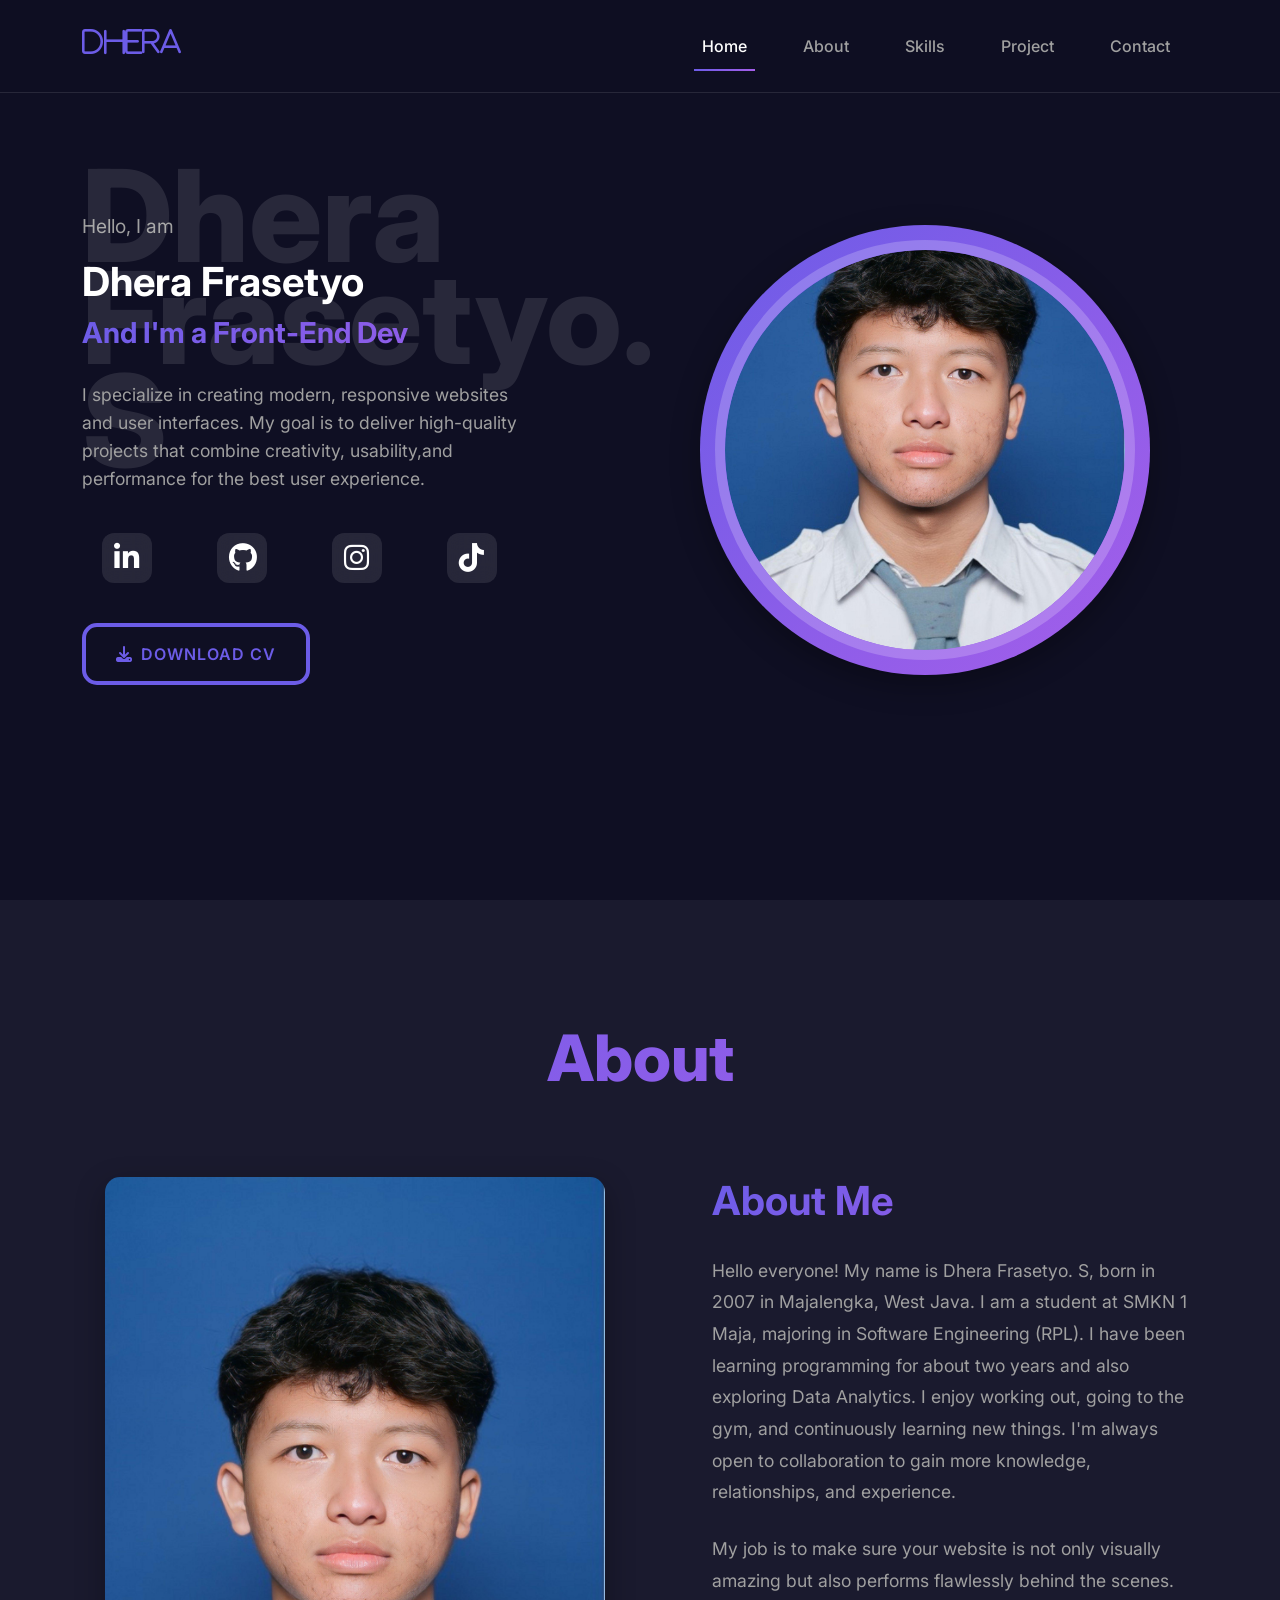
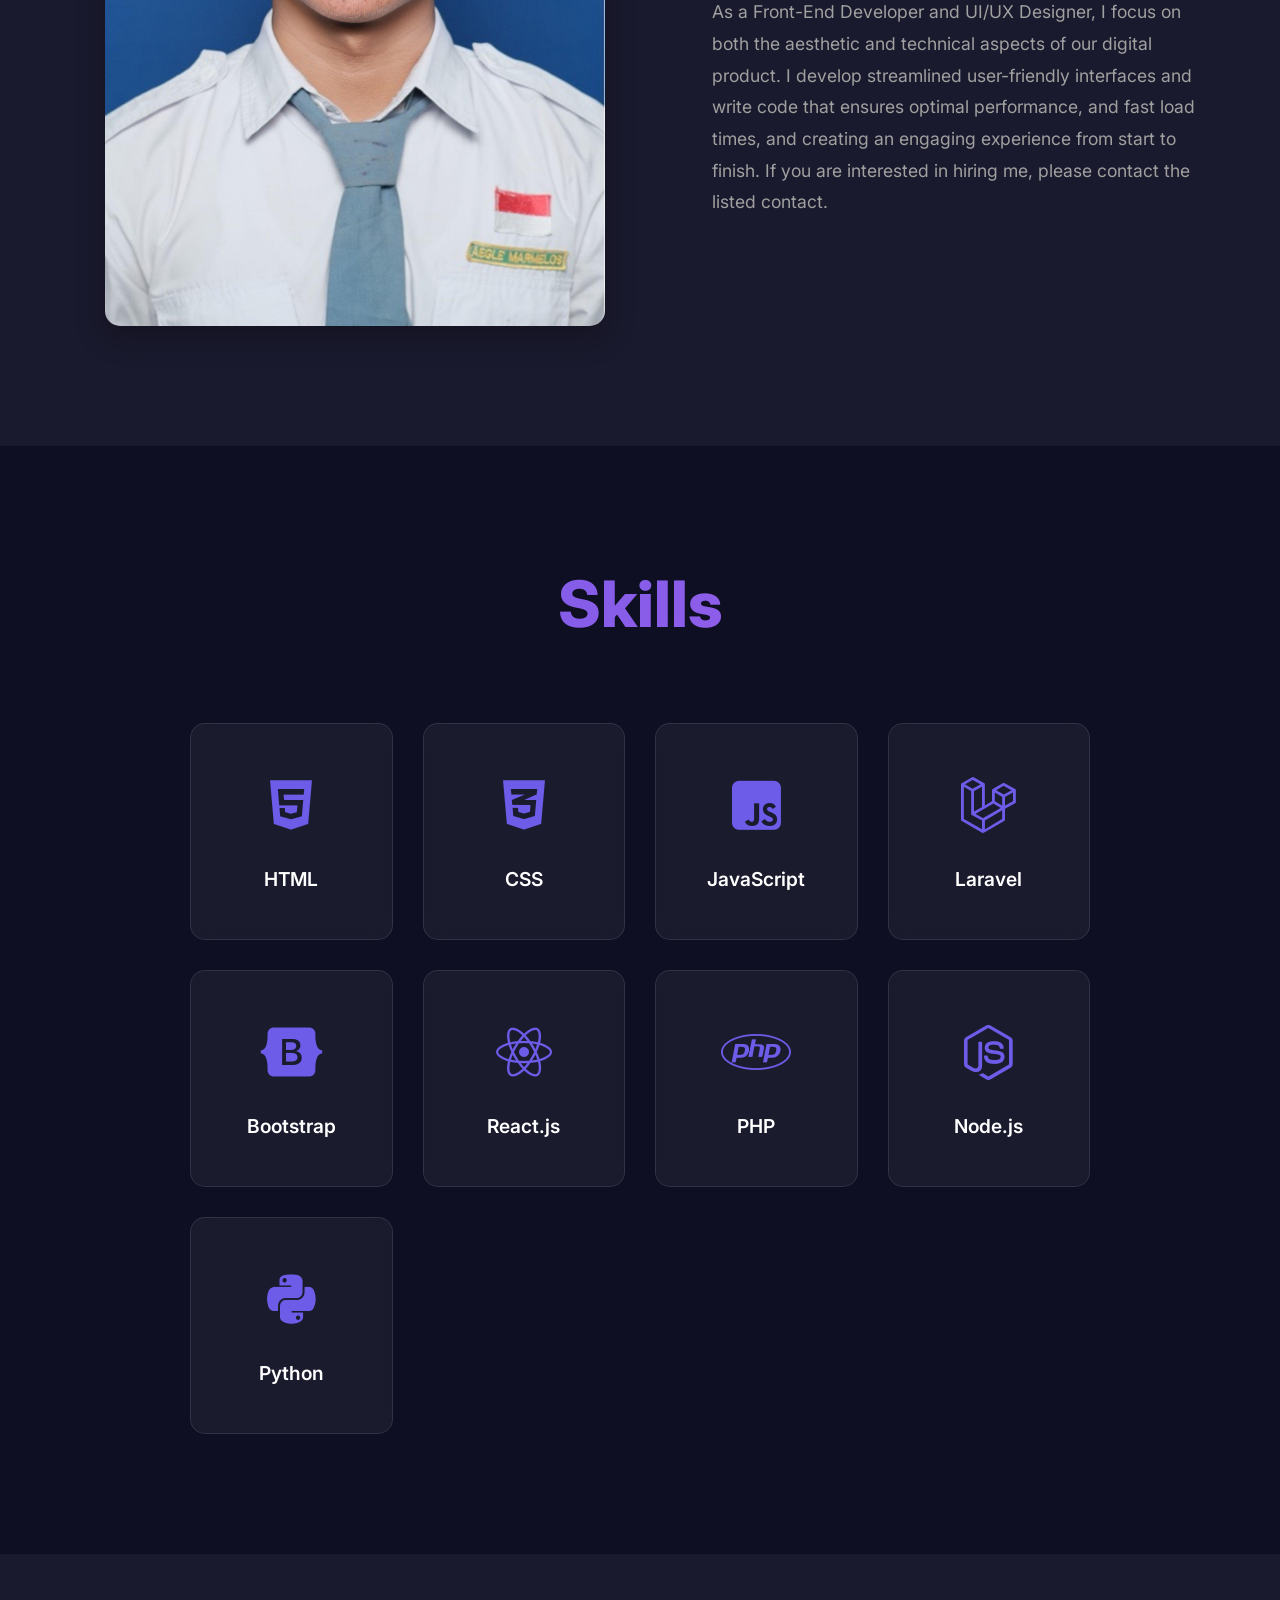
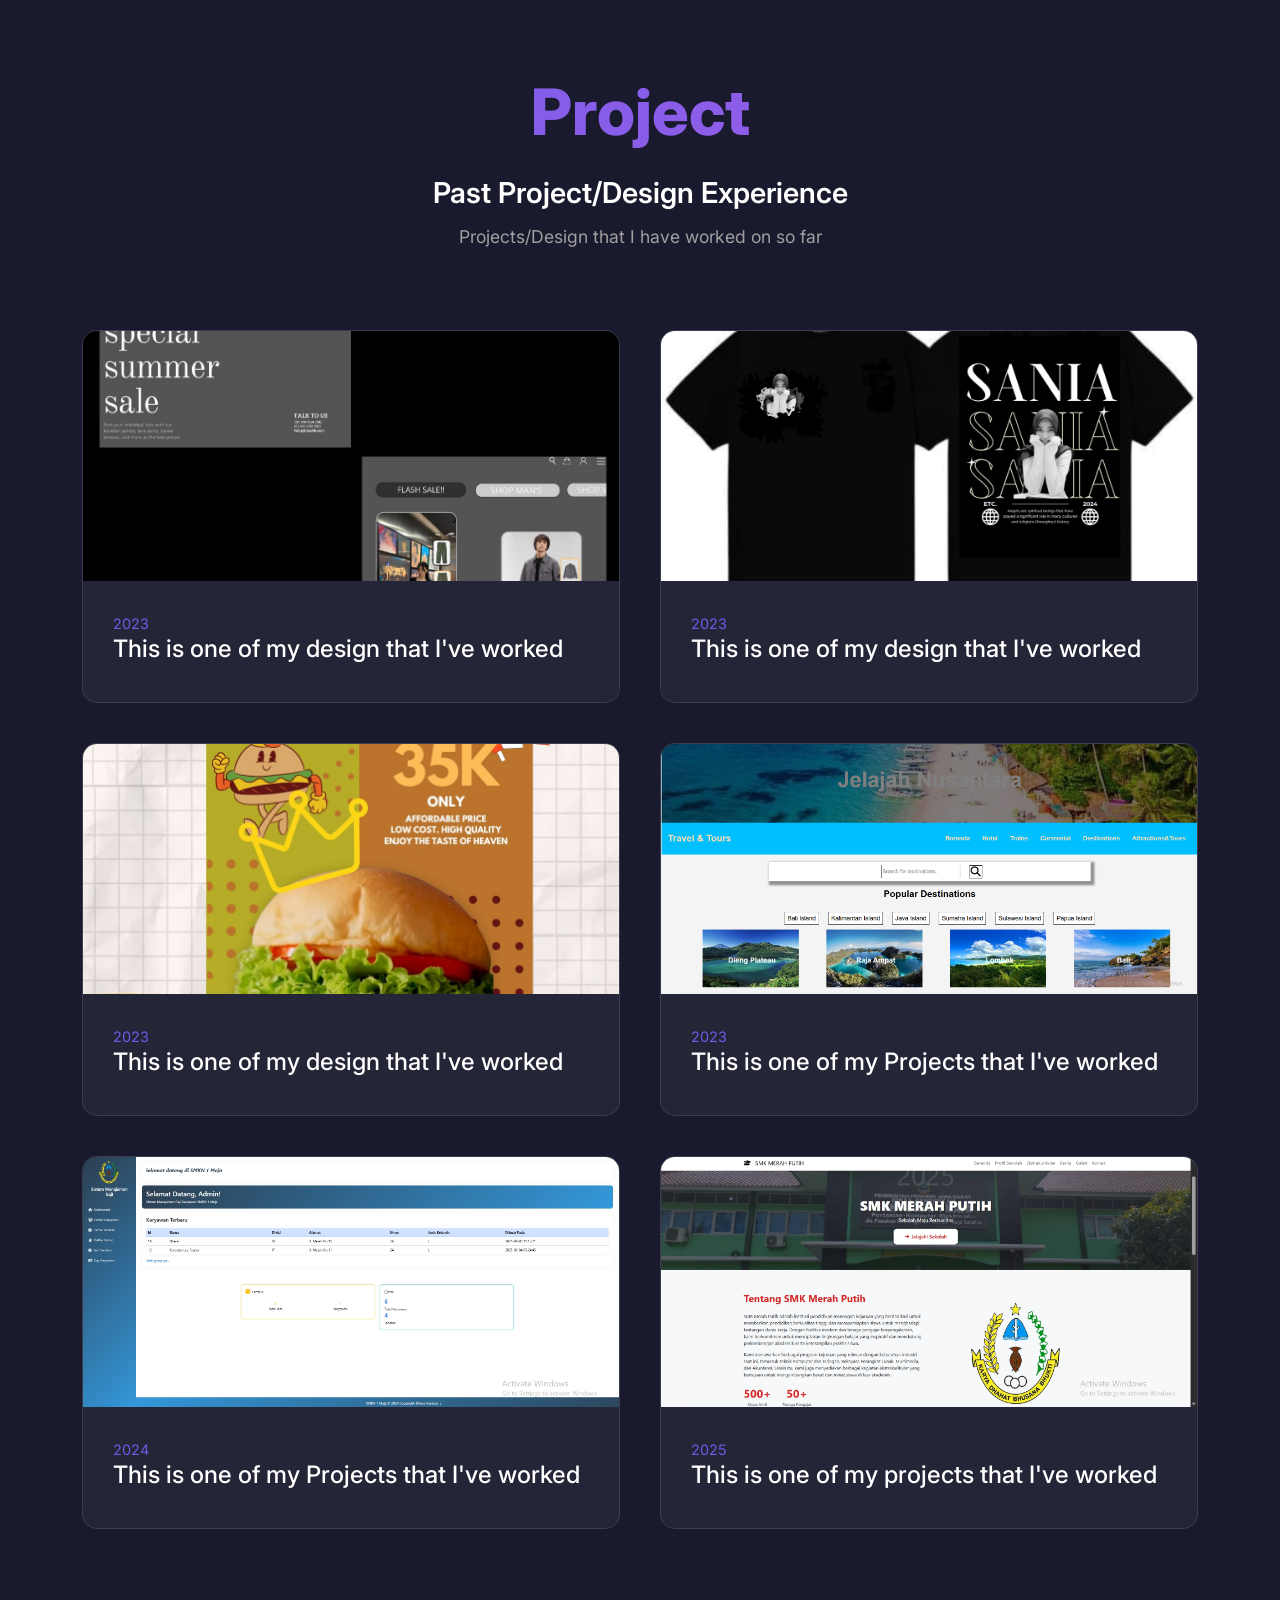
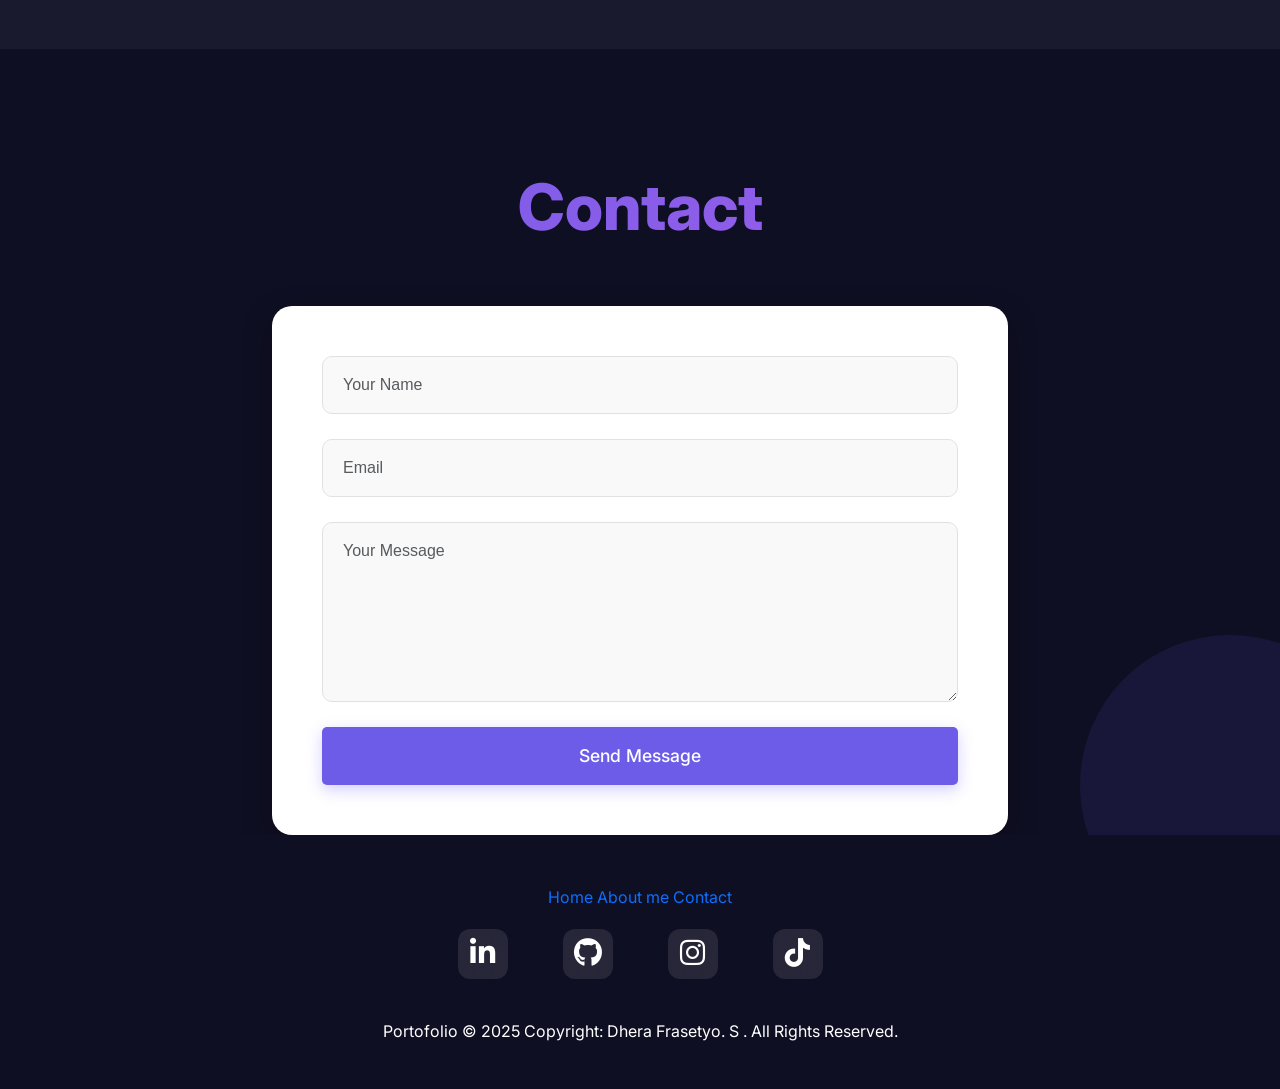
<file: portofolio/index.html>
<!DOCTYPE html>
<html lang="en">
<head>
    <meta charset="UTF-8">
    <meta name="viewport" content="width=device-width, initial-scale=1.0">
    <title>Dhera Frasetyo - Front-End Developer</title>
    <!-- Bootstrap CSS -->
    <link href="https://cdn.jsdelivr.net/npm/bootstrap@5.3.0/dist/css/bootstrap.min.css" rel="stylesheet">
    <link rel="stylesheet" href="https://cdnjs.cloudflare.com/ajax/libs/animate.css/4.1.1/animate.min.css"/>
    <!-- Font Awesome -->
    <link rel="stylesheet" href="https://cdnjs.cloudflare.com/ajax/libs/font-awesome/6.4.0/css/all.min.css">
    <!-- Google Fonts -->
    <link href="https://fonts.googleapis.com/css2?family=Inter:wght@300;400;500;600;700;800&display=swap" rel="stylesheet">
    <link rel="stylesheet" href="styles.css">
</head>
<body>
    <!-- Navigation -->
    <nav class="navbar navbar-expand-lg navbar-dark fixed-top">
        <div class="container">
            <a class="navbar-brand" href="#home">
                <i class="fas  brand-icon"><h3>Dhera</h3></i>
            </a>
            <button class="navbar-toggler" type="button" data-bs-toggle="collapse" data-bs-target="#navbarNav">
                <span class="navbar-toggler-icon"></span>
            </button>
            <div class="collapse navbar-collapse" id="navbarNav">
                <ul class="navbar-nav ms-auto">
                    <li class="nav-item">
                        <a class="nav-link active" href="#home">Home</a>
                    </li>
                    <li class="nav-item">
                        <a class="nav-link" href="#about">About</a>
                    </li>
                    <li class="nav-item">
                        <a class="nav-link" href="#skills">Skills</a>
                    </li>
                    <li class="nav-item">
                        <a class="nav-link" href="#project">Project</a>
                    </li>
                    <li class="nav-item">
                        <a class="nav-link" href="#contact">Contact</a>
                    </li>
                </ul>
            </div>
        </div>
    </nav>

    <!-- Home Section -->
    <section id="home" class="home-section">
        <div class="container">
            <div class="row align-items-center min-vh-100">
                <div class="col-lg-6 col-md-12 order-lg-1 order-md-2">
                    <div class="home-content fade-in">
                        <h6 class="greeting">Hello, I am</h6>
                        <h1 class="main-title">
                            Dhera Frasetyo. S
                        </h1>
                        <h2 class="subtitle">
                            Dhera Frasetyo<br>
                            <span class="highlight">And I'm a Front-End Dev</span>
                        </h2>
                        <p class="description">
                                I specialize in creating modern, responsive websites and user interfaces. 
                                My goal is to deliver high-quality projects that combine creativity, usability,and performance for the best user experience.</p>
                        <div class="social-links">
                            <a href="https://www.linkedin.com/in/dhera-frasetyo-s-072154378/" class="social-link"><i class="fab fa-linkedin-in" style="margin-left: 12px; margin-top: 10px;"></i></a>
                            <a href="https://github.com/Dherafr/" class="social-link"><i class="fab fa-github" style="margin-left: 12px; margin-top: 10px;"></i></a>
                            <a href="https://www.instagram.com/fraszr_/" class="social-link"><i class="fab fa-instagram" style="margin-left: 12px; margin-top: 10px;"></i></a>
                            <a href="https://www.tiktok.com/@fraszr_" class="social-link"><i class="fab fa-tiktok" style="margin-left: 12px; margin-top: 10px;"></i></a>
                        </div>
                        <a href="#" id="downloadCV" class="btn btn-cv">
                            <i class="fas fa-download me-2"></i>DOWNLOAD CV
                        </a>
                    </div>
                </div>
                <div class="col-lg-6 col-md-12 order-lg-2 order-md-1">
                    <div class="profile-container d-flex justify-content-center">
                        <div class="profile-circle">
                            <div class="profile-image">
                                <!-- Profile image placeholder - 400x400px -->
                                <img src="Dhera's Image.jpeg" alt="Dhera Profile" class="profile-img" style="width: 100%; max-width: 400px; height: auto; aspect-ratio: 1; object-fit: cover; border-radius: 50%; background: #1a1a2e;">
                            </div>
                        </div>
                    </div>
                </div>
            </div>
        </div>
    </section>

    <!-- About Section -->
    <section id="about" class="about-section">
        <div class="container">
            <div class="section-header fade-in">
                <h2 class="section-title">About</h2>
            </div>
            <div class="row">
                <div class="col-lg-6 col-md-12 order-lg-1 order-md-2">
                    <div class="about-image fade-in d-flex justify-content-center">
                        <!-- About image placeholder - 500x600px -->
                        <img src="Dhera's Image.jpeg" alt="About Image" class="about-img" style="width: 100%; max-width: 500px; height: auto; object-fit: cover; background: #1a1a2e;">
                    </div>
                </div>
                <div class="col-lg-6 col-md-12 order-lg-2 order-md-1">
                    <div class="about-content fade-in">
                        <h3 class="about-title">About Me</h3>
                        <p class="about-text">
                            Hello everyone! My name is Dhera Frasetyo. S, born in 2007 in Majalengka, West Java.
                            I am a student at SMKN 1 Maja, majoring in Software Engineering (RPL). I have been learning programming for about two years and also exploring Data Analytics.
                             I enjoy working out, going to the gym, and continuously learning new things. I'm always open to collaboration to gain more knowledge, relationships, and experience.
                        </p>
                        <p class="about-text">
                            My job is to make sure your website is not only visually amazing but also performs flawlessly behind the scenes. As a Front-End Developer and UI/UX Designer,
                             I focus on both the aesthetic and technical aspects of our digital product. I develop streamlined user-friendly interfaces and write code that ensures optimal performance,
                              and fast load times, and creating an engaging experience from start to finish. If you are interested in hiring me, please contact the listed contact.
                        </p>
                    </div>
                </div>
            </div>
        </div>
    </section>

    <!-- Skills Section -->
    <section id="skills" class="skills-section">
        <div class="container">
            <div class="section-header fade-in">
                <h2 class="section-title">Skills</h2>
            </div>
            <div class="skills-grid">
                <div class="skill-item fade-in" data-level="Expert">
                    <div class="skill-icon">
                        <i class="fab fa-html5"></i>
                    </div>
                    <h4>HTML</h4>
                    <div class="skill-tooltip">Expert</div>
                </div>
                <div class="skill-item fade-in" data-level="Expert">
                    <div class="skill-icon">
                        <i class="fab fa-css3-alt"></i>
                    </div>
                    <h4>CSS</h4>
                    <div class="skill-tooltip">Expert</div>
                </div>
                <div class="skill-item fade-in" data-level="Advanced">
                    <div class="skill-icon">
                        <i class="fab fa-js-square"></i>
                    </div>
                    <h4>JavaScript</h4>
                    <div class="skill-tooltip">Advanced</div>
                </div>
                <div class="skill-item fade-in" data-level="Intermediate">
                    <div class="skill-icon">
                        <i class="fab fa-laravel"></i>
                    </div>
                    <h4>Laravel</h4>
                    <div class="skill-tooltip">Intermediate</div>
                </div>
                <div class="skill-item fade-in" data-level="Advanced">
                    <div class="skill-icon">
                        <i class="fab fa-bootstrap"></i>
                    </div>
                    <h4>Bootstrap</h4>
                    <div class="skill-tooltip">Advanced</div>
                </div>
                <div class="skill-item fade-in" data-level="Intermediate">
                    <div class="skill-icon">
                        <i class="fab fa-react"></i>
                    </div>
                    <h4>React.js</h4>
                    <div class="skill-tooltip">Intermediate</div>
                </div>
                <div class="skill-item fade-in" data-level="Intermediate">
                    <div class="skill-icon">
                        <i class="fab fa-php"></i>
                    </div>
                    <h4>PHP</h4>
                    <div class="skill-tooltip">Intermediate</div>
                </div>
                <div class="skill-item fade-in" data-level="Beginner">
                    <div class="skill-icon">
                        <i class="fab fa-node-js"></i>
                    </div>
                    <h4>Node.js</h4>
                    <div class="skill-tooltip">Beginner</div>
                </div>
                <div class="skill-item fade-in" data-level="Beginner">
                    <div class="skill-icon">
                        <i class="fab fa-python"></i>
                    </div>
                    <h4>Python</h4>
                    <div class="skill-tooltip">Beginner</div>
                </div>
            </div>
        </div>
    </section>

    <!-- Projects Section -->
    <section id="project" class="project-section">
        <div class="container">
            <div class="section-header fade-in">
                <h2 class="section-title">Project</h2>
                <p class="section-subtitle">Past Project/Design Experience</p>
                <p class="section-description">Projects/Design that I have worked on so far</p>
            </div>
            <div class="projects-grid">
                <div class="project-card fade-in">
                    <div class="project-image">
                        <!-- Project image placeholder - 400x250px -->
                        <img src="Design1.jpeg" alt="Project 1" style="width: 100%; height: auto; max-height: 250px; object-fit: cover; background: #1a1a2e;">
                        <div class="project-overlay">
                            <i class="fas fa-external-link-alt"></i>
                        </div>
                    </div>
                    <div class="project-info">
                        <span class="project-year">2023</span>
                        <h4>This is one of my design that I've worked</h4>
                    </div>
                </div>
                <div class="project-card fade-in">
                    <div class="project-image">
                        <!-- Project image placeholder - 400x250px -->
                        <img src="Design2.jpeg" alt="Project 2" style="width: 100%; height: auto; max-height: 250px; object-fit: cover; background: #1a1a2e;">
                        <div class="project-overlay">
                            <i class="fas fa-external-link-alt"></i>
                        </div>
                    </div>
                    <div class="project-info">
                        <span class="project-year">2023</span>
                        <h4>This is one of my design that I've worked</h4>
                    </div>
                </div>
                <div class="project-card fade-in">
                    <div class="project-image">
                        <!-- Project image placeholder - 400x250px -->
                        <img src="Design3.jpeg" alt="Project 3" style="width: 100%; height: auto; max-height: 250px; object-fit: cover; background: #1a1a2e;">
                        <div class="project-overlay">
                            <i class="fas fa-external-link-alt"></i>
                        </div>
                    </div>
                    <div class="project-info">
                        <span class="project-year">2023</span>
                        <h4>This is one of my design that I've worked</h4>
                    </div>
                </div>
                <div class="project-card fade-in">
                    <div class="project-image">
                        <!-- Project image placeholder - 400x250px -->
                        <img src="Project1.png" alt="Project 1" style="width: 100%; height: auto; max-height: 250px; object-fit: cover; background: #1a1a2e;">
                        <div class="project-overlay">
                            <i class="fas fa-external-link-alt"></i>
                        </div>
                    </div>
                    <div class="project-info">
                        <span class="project-year">2023</span>
                        <h4>This is one of my Projects that I've worked</h4>
                    </div>
                </div>
                <div class="project-card fade-in">
                    <div class="project-image">
                        <!-- Project image placeholder - 400x250px -->
                        <img src="Project2.png" alt="Project 2" style="width: 100%; height: auto; max-height: 250px; object-fit: cover; background: #1a1a2e;">
                        <div class="project-overlay">
                            <i class="fas fa-external-link-alt"></i>
                        </div>
                    </div>
                    <div class="project-info">
                        <span class="project-year">2024</span>
                        <h4>This is one of my Projects that I've worked</h4>
                    </div>
                </div>
                <div class="project-card fade-in">
                    <div class="project-image">
                        <!-- Project image placeholder - 400x250px -->
                        <img src="Project3.png" alt="Project 3" style="width: 100%; height: auto; max-height: 250px; object-fit: cover; background: #1a1a2e;">
                        <div class="project-overlay">
                            <i class="fas fa-external-link-alt"></i>
                        </div>
                    </div>
                    <div class="project-info">
                        <span class="project-year">2025</span>
                        <h4>This is one of my projects that I've worked</h4>
                    </div>
                </div>
            </div>
        </div>
    </section>

    <!-- Contact Section -->
    <!-- ...existing code... -->
<section id="contact" class="contact section-padding" style="margin-top: 120px;">
    <div class="container">
        <h2 class="section-title" style="text-align: center;">Contact</h2>
        <div class="row justify-content-center" style="margin-top: 60px;">
            <div class="col-lg-8">
                <form id="contactForm" class="contact-form fade-in" method="post" action="https://formsubmit.co/d1e7435e514346ec5db02e8b417a7adf" enctype="multipart/form-data">
                    <input type="hidden" name="_captcha" value="false">
                    <div class="mb-3">
                        <input type="text" class="form-control" id="name" placeholder="Your Name" name="name" required style="border-radius: 10px;">
                    </div>
                    <div class="mb-3">
                        <input type="email" class="form-control" id="email" placeholder="Email" name="email" required style="border-radius: 10px;">
                    </div>
                    <div class="mb-3">
                        <textarea class="form-control" id="message" placeholder="Your Message" name="message" required style="border-radius: 10px;"></textarea>
                    </div>
                    <button type="submit" class="btn btn-primary w-100" style="border-radius: 5px;">Send Message</button>
                </form>
                <div id="thanksMessage" style="display:none; text-align:center; margin-top:20px; color:var(--accent-color); font-weight:bold;">
                    Terima kasih, pesan kamu sudah terkirim!
                </div>
            </div>
        </div>
    </div>
</section>
<!-- ...existing code... -->
    <!-- Footer -->
    <footer class="footer">
        <div class="container">
            <div class="footer-content">
                <div class="footer-nav">
                    <a href="#home" style="text-decoration: none;">Home</a>
                    <a href="#about" style="text-decoration: none;">About me</a>
                    <a href="#contact" style="text-decoration: none;">Contact</a>
                </div>
                <div class="footer-social social-links">
                            <a href="https://www.linkedin.com/in/dhera-frasetyo-s-072154378/" class="social-link"><i class="fab fa-linkedin-in" style="margin-top: 9px;"></i></a>
                            <a href="https://github.com/Dherafr/" class="social-link"><i class="fab fa-github" style="margin-top: 9px;"></i></a>
                            <a href="https://www.instagram.com/fraszr_/" class="social-link"><i class="fab fa-instagram" style="margin-top: 9px;"></i></a>
                            <a href="https://www.tiktok.com/@fraszr_" class="social-link"><i class="fab fa-tiktok" style="margin-top: 9px;"></i></a>
                </div>
            </div>
            <div class="footer-bottom">
                <p> Portofolio © 2025 Copyright: Dhera Frasetyo. S   . All Rights Reserved.</p>
            </div>
        </div>
    </footer>

    <!-- Scroll to Top Button -->
    <div class="scroll-to-top" id="scrollToTop">
        <i class="fas fa-arrow-up"></i>
    </div>

    <!-- Bootstrap JS -->
    <script src="https://cdn.jsdelivr.net/npm/bootstrap@5.3.0/dist/js/bootstrap.bundle.min.js"></script>
    <script src="script.js"></script>
    
    <!-- CV Download Script -->
    <script>
        document.getElementById('downloadCV').addEventListener('click', function(e) {
            e.preventDefault();
            // Ganti dengan URL Google Drive ID Anda
            window.location.href = 'https://drive.google.com/uc?export=download&id=1pzFkidHFkOP9b4hVMiVnDIvh3FCkbpok';
        });
    </script>
</body>

</html>
</file>
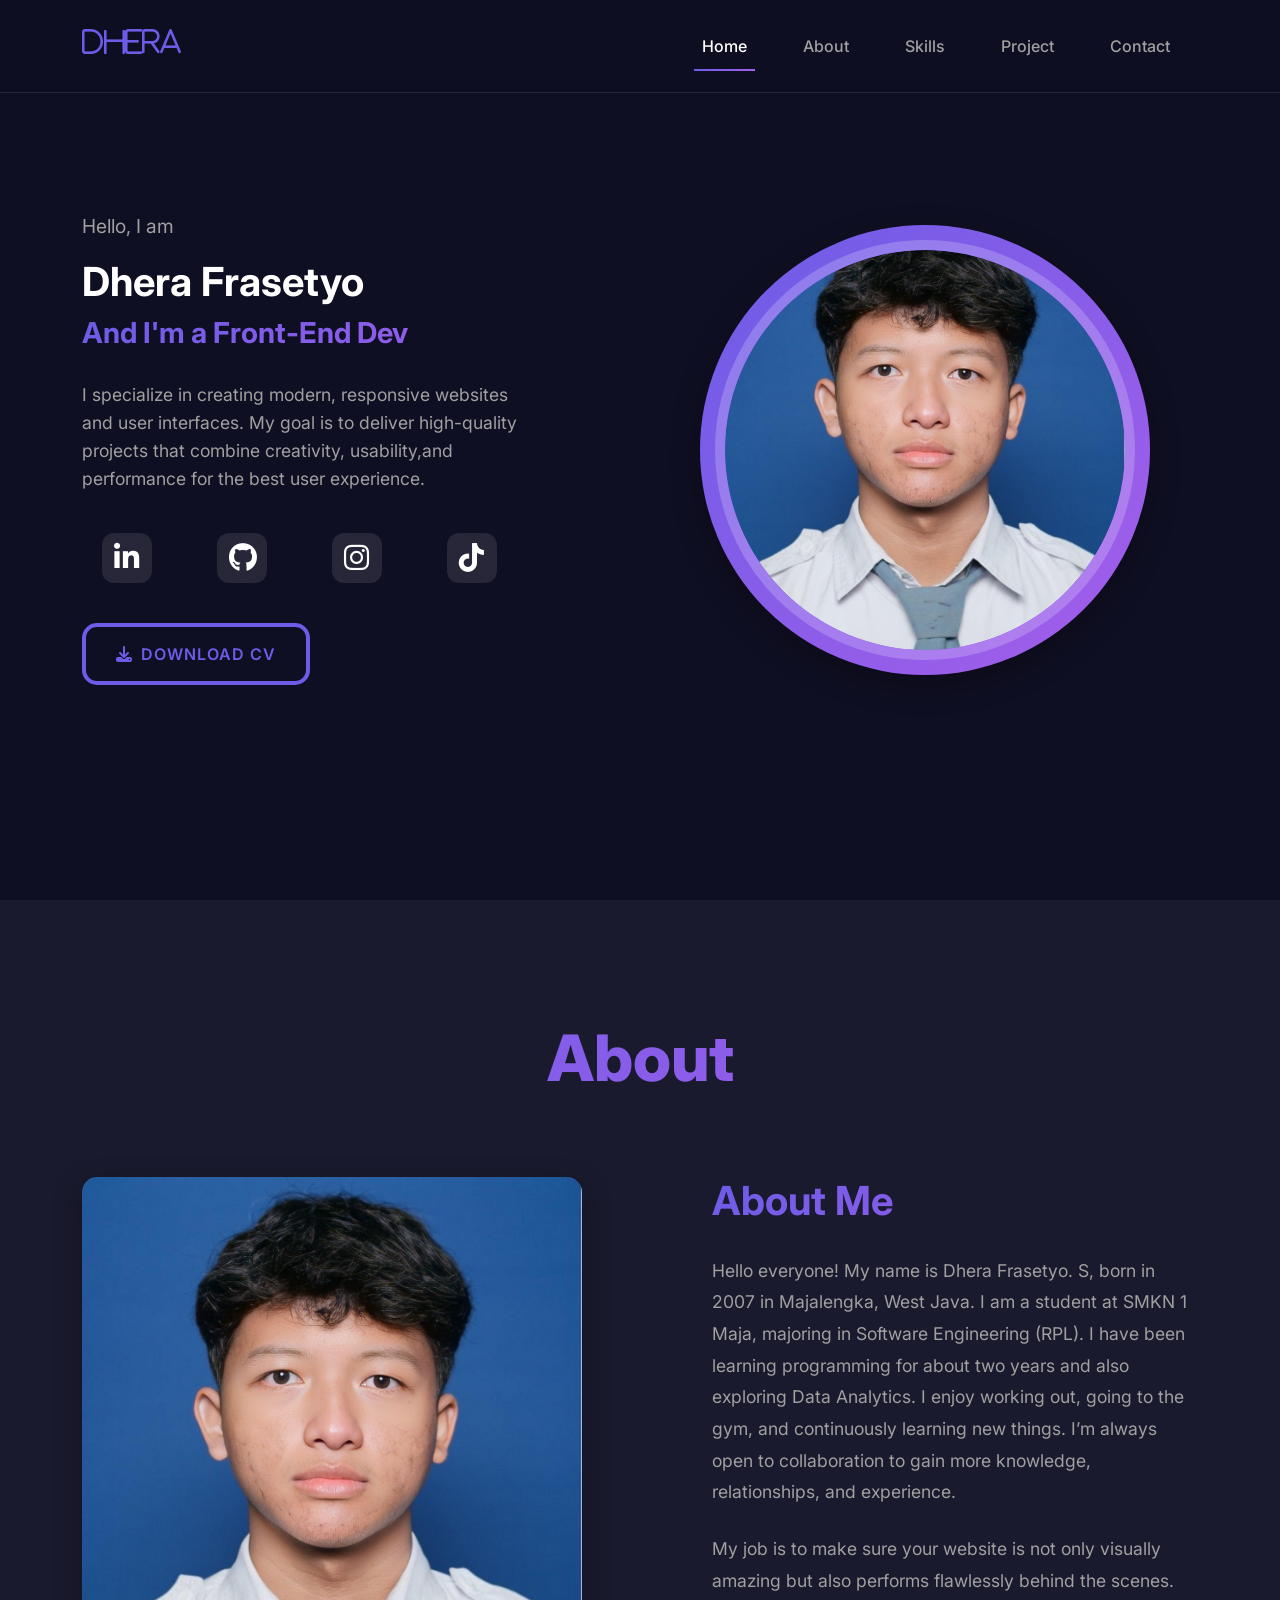
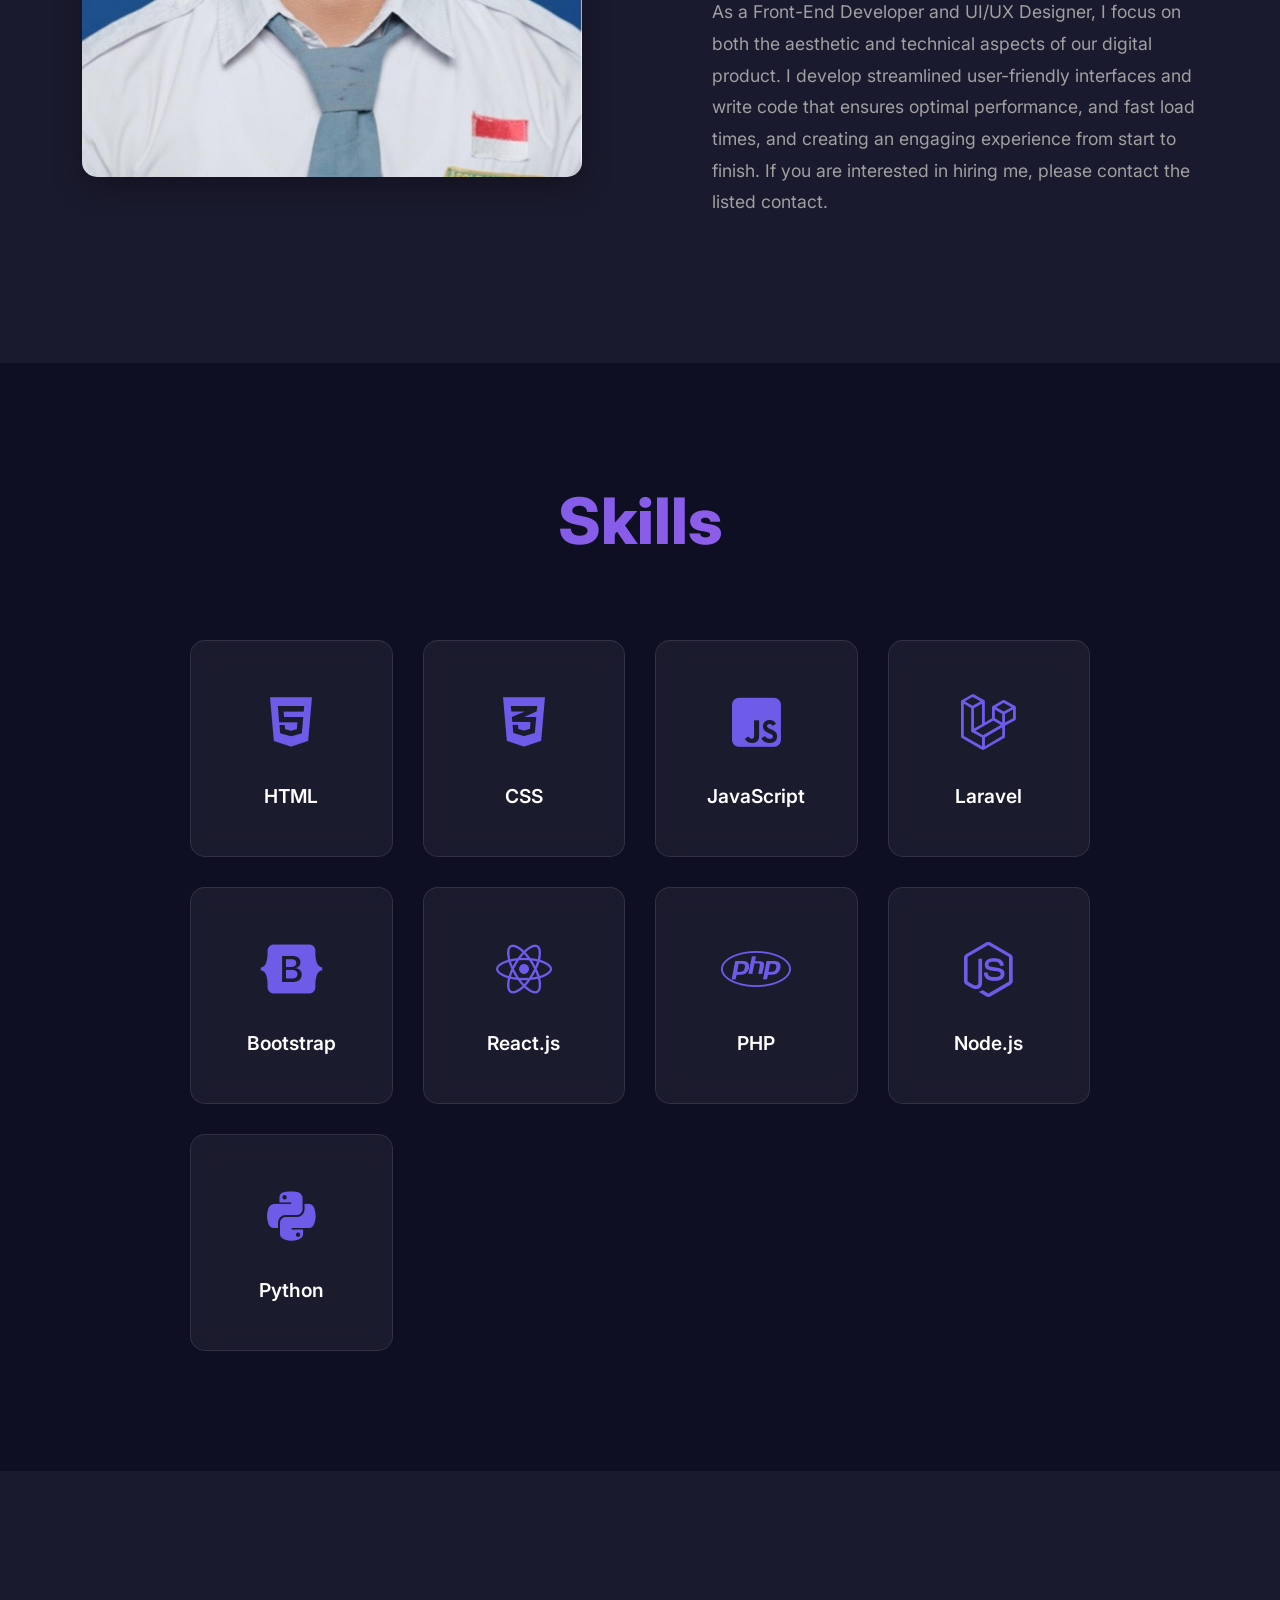
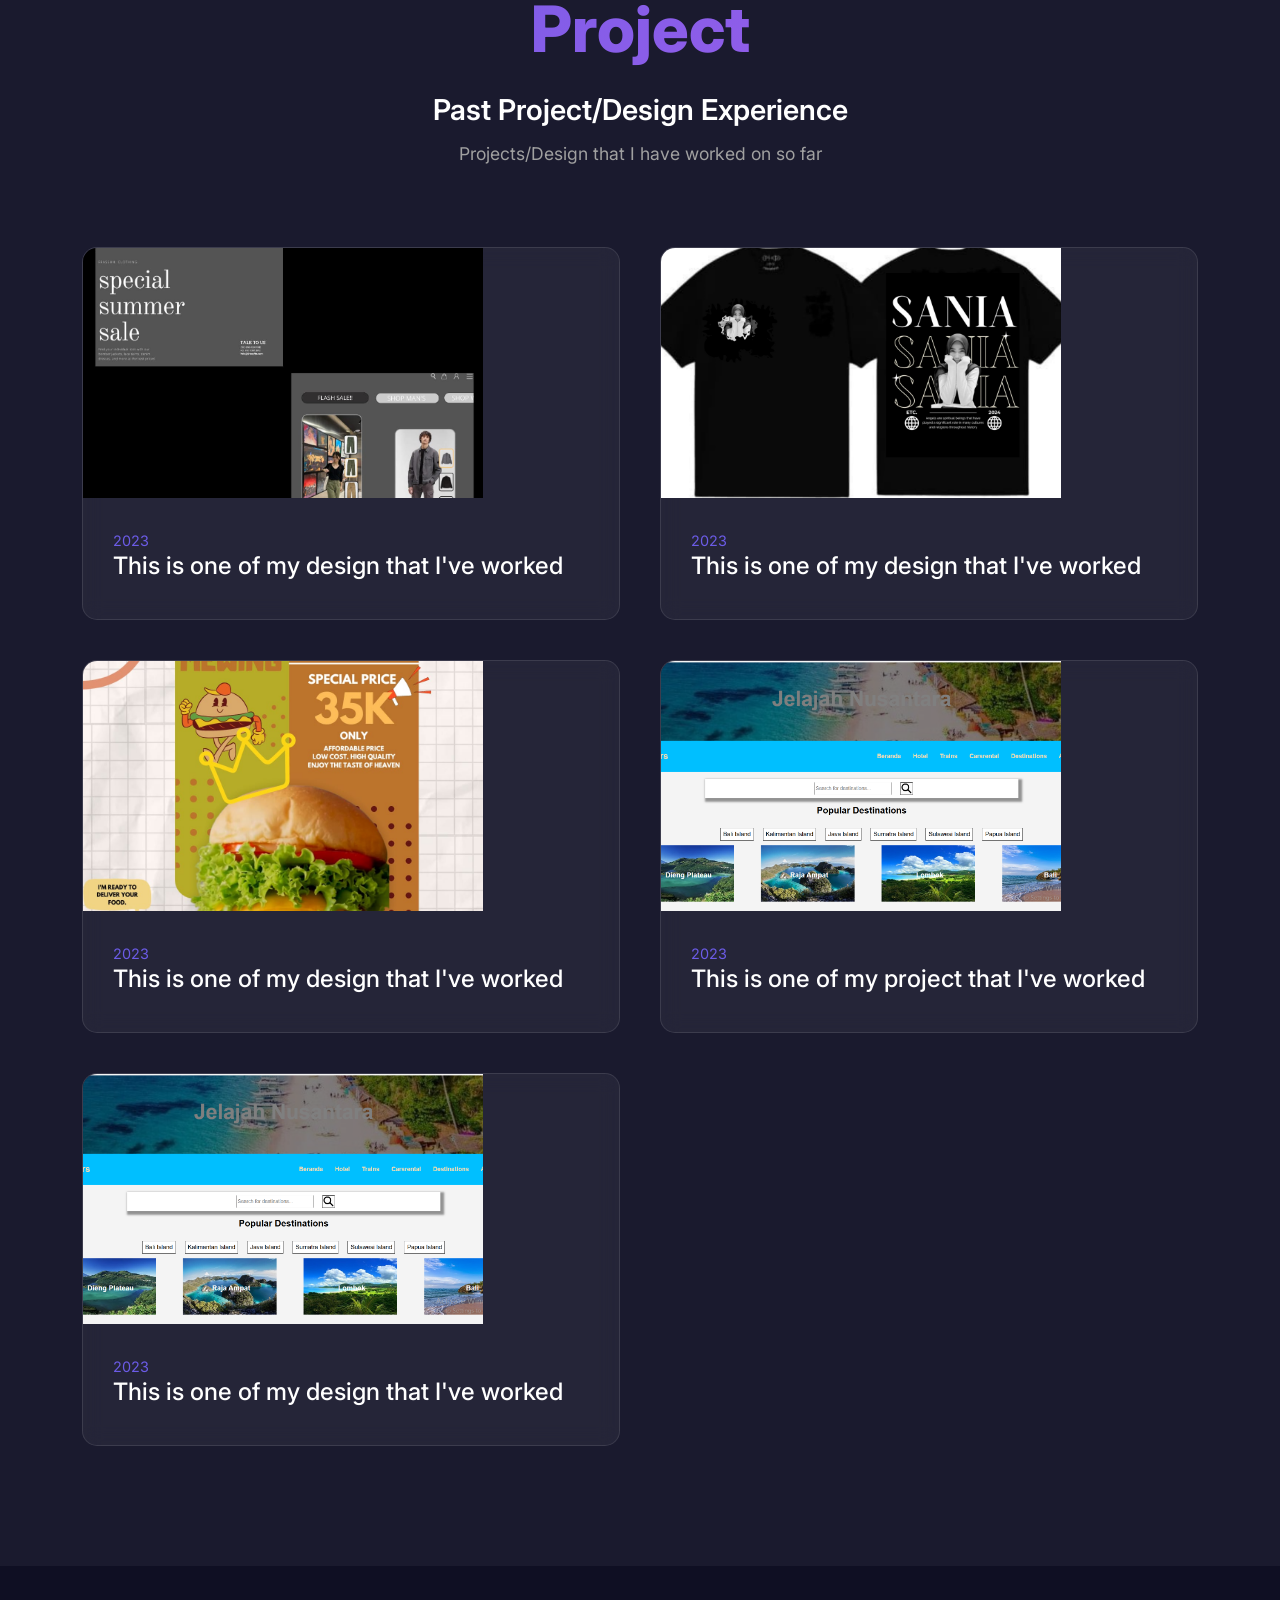
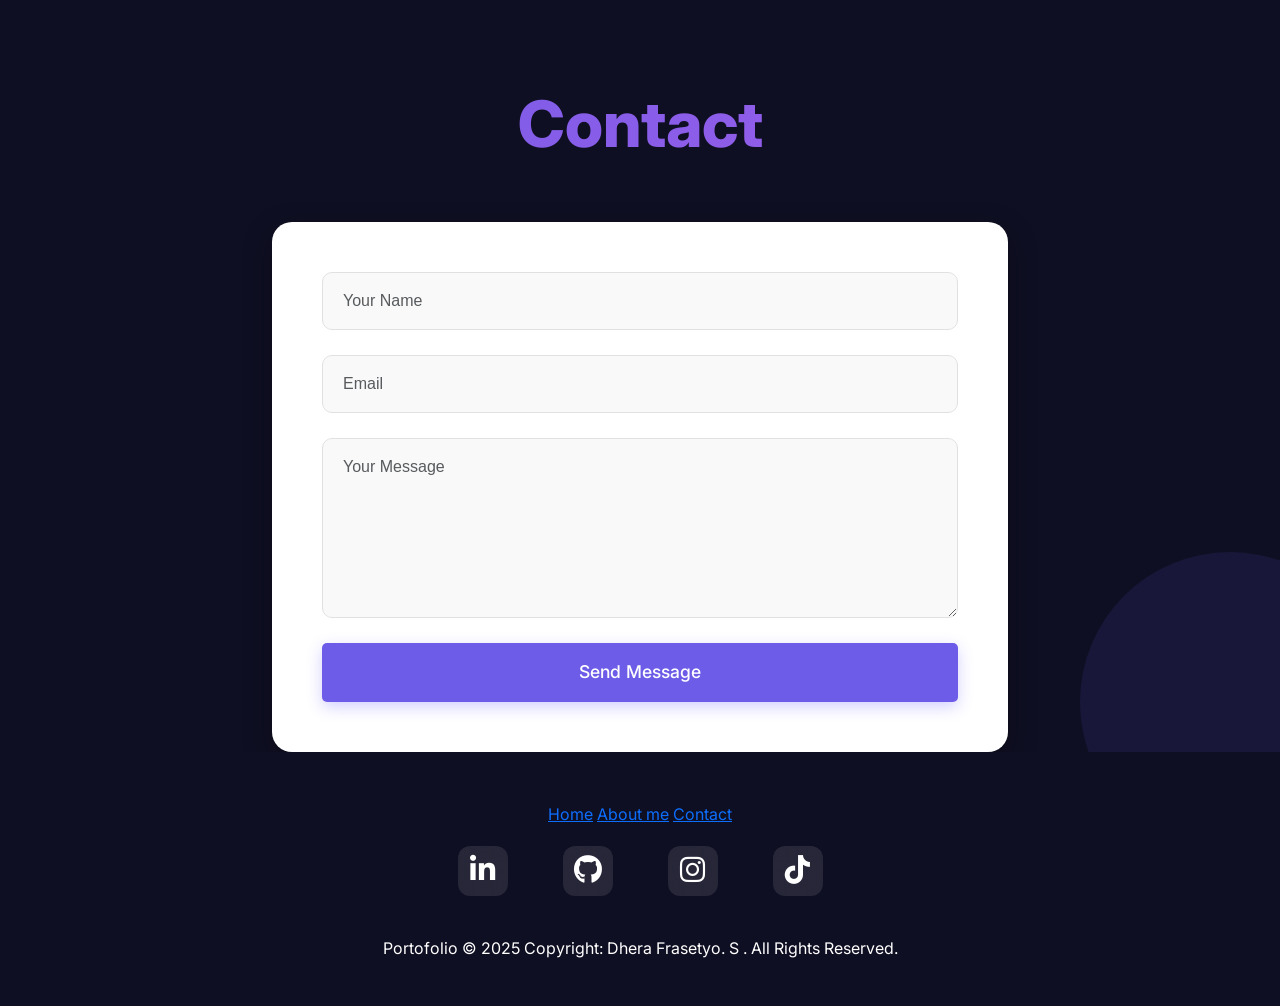
<file: portofolio/porto.html>
<!DOCTYPE html>
<html lang="en">
<head>
    <meta charset="UTF-8">
    <meta name="viewport" content="width=device-width, initial-scale=1.0">
    <title>Dhera Frasetyo - Front-End Developer</title>
    <!-- Bootstrap CSS -->
    <link href="https://cdn.jsdelivr.net/npm/bootstrap@5.3.0/dist/css/bootstrap.min.css" rel="stylesheet">
    <link rel="stylesheet" href="https://cdnjs.cloudflare.com/ajax/libs/animate.css/4.1.1/animate.min.css"/>
    <!-- Font Awesome -->
    <link rel="stylesheet" href="https://cdnjs.cloudflare.com/ajax/libs/font-awesome/6.4.0/css/all.min.css">
    <!-- Google Fonts -->
    <link href="https://fonts.googleapis.com/css2?family=Inter:wght@300;400;500;600;700;800&display=swap" rel="stylesheet">
    <link rel="stylesheet" href="styles.css">
</head>
<body>
    <!-- Navigation -->
    <nav class="navbar navbar-expand-lg navbar-dark fixed-top">
        <div class="container">
            <a class="navbar-brand" href="#home">
                <i class="fas  brand-icon"><h3>Dhera</h3></i>
            </a>
            <button class="navbar-toggler" type="button" data-bs-toggle="collapse" data-bs-target="#navbarNav">
                <span class="navbar-toggler-icon"></span>
            </button>
            <div class="collapse navbar-collapse" id="navbarNav">
                <ul class="navbar-nav ms-auto">
                    <li class="nav-item">
                        <a class="nav-link active" href="#home">Home</a>
                    </li>
                    <li class="nav-item">
                        <a class="nav-link" href="#about">About</a>
                    </li>
                    <li class="nav-item">
                        <a class="nav-link" href="#skills">Skills</a>
                    </li>
                    <li class="nav-item">
                        <a class="nav-link" href="#project">Project</a>
                    </li>
                    <li class="nav-item">
                        <a class="nav-link" href="#contact">Contact</a>
                    </li>
                </ul>
            </div>
        </div>
    </nav>

    <!-- Home Section -->
    <section id="home" class="home-section">
        <div class="container">
            <div class="row align-items-center min-vh-100">
                <div class="col-lg-6">
                    <div class="home-content fade-in">
                        <h6 class="greeting">Hello, I am</h6>
                        <h1 class="main-title">
                            
                        </h1>
                        <h2 class="subtitle">
                            Dhera Frasetyo<br>
                            <span class="highlight">And I'm a Front-End Dev</span>
                        </h2>
                        <p class="description">
                                I specialize in creating modern, responsive websites and user interfaces. 
                                My goal is to deliver high-quality projects that combine creativity, usability,and performance for the best user experience.</p>
                        <div class="social-links">
                            <a href="#" class="social-link"><i class="fab fa-linkedin-in" style="margin-left: 12px; margin-top: 10px;"></i></a>
                            <a href="#" class="social-link"><i class="fab fa-github" style="margin-left: 12px; margin-top: 10px;"></i></a>
                            <a href="#" class="social-link"><i class="fab fa-instagram" style="margin-left: 12px; margin-top: 10px;"></i></a>
                            <a href="#" class="social-link"><i class="fab fa-tiktok" style="margin-left: 12px; margin-top: 10px;"></i></a>
                        </div>
                        <button class="btn btn-cv">
                            <i class="fas fa-download me-2"></i>DOWNLOAD CV
                        </button>
                    </div>
                </div>
                <div class="col-lg-6">
                    <div class="profile-container">
                        <div class="profile-circle">
                            <div class="profile-image">
                                <!-- Profile image placeholder - 400x400px -->
                                <img src="Dhera's Image.jpeg" alt="Dhera Profile" class="profile-img" style="width: 400px; height: 400px; object-fit: cover; border-radius: 50%; background: #1a1a2e;">
                            </div>
                        </div>
                    </div>
                </div>
            </div>
        </div>
    </section>

    <!-- About Section -->
    <section id="about" class="about-section">
        <div class="container">
            <div class="section-header fade-in">
                <h2 class="section-title">About</h2>
            </div>
            <div class="row">
                <div class="col-lg-6">
                    <div class="about-image fade-in">
                        <!-- About image placeholder - 500x600px -->
                        <img src="Dhera's Image.jpeg" alt="About Image" class="about-img" style="width: 500px; height: 600px; object-fit: cover; background: #1a1a2e;">
                    </div>
                </div>
                <div class="col-lg-6">
                    <div class="about-content fade-in">
                        <h3 class="about-title">About Me</h3>
                        <p class="about-text">
                            Hello everyone! My name is Dhera Frasetyo. S, born in 2007 in Majalengka, West Java.
                            I am a student at SMKN 1 Maja, majoring in Software Engineering (RPL). I have been learning programming for about two years and also exploring Data Analytics.
                             I enjoy working out, going to the gym, and continuously learning new things. I’m always open to collaboration to gain more knowledge, relationships, and experience.
                        </p>
                        <p class="about-text">
                            My job is to make sure your website is not only visually amazing but also performs flawlessly behind the scenes. As a Front-End Developer and UI/UX Designer,
                             I focus on both the aesthetic and technical aspects of our digital product. I develop streamlined user-friendly interfaces and write code that ensures optimal performance,
                              and fast load times, and creating an engaging experience from start to finish. If you are interested in hiring me, please contact the listed contact.
                        </p>
                    </div>
                </div>
            </div>
        </div>
    </section>

    <!-- Skills Section -->
    <section id="skills" class="skills-section">
        <div class="container">
            <div class="section-header fade-in">
                <h2 class="section-title">Skills</h2>
            </div>
            <div class="skills-grid">
                <div class="skill-item fade-in" data-level="Expert">
                    <div class="skill-icon">
                        <i class="fab fa-html5"></i>
                    </div>
                    <h4>HTML</h4>
                    <div class="skill-tooltip">Expert</div>
                </div>
                <div class="skill-item fade-in" data-level="Expert">
                    <div class="skill-icon">
                        <i class="fab fa-css3-alt"></i>
                    </div>
                    <h4>CSS</h4>
                    <div class="skill-tooltip">Expert</div>
                </div>
                <div class="skill-item fade-in" data-level="Advanced">
                    <div class="skill-icon">
                        <i class="fab fa-js-square"></i>
                    </div>
                    <h4>JavaScript</h4>
                    <div class="skill-tooltip">Advanced</div>
                </div>
                <div class="skill-item fade-in" data-level="Intermediate">
                    <div class="skill-icon">
                        <i class="fab fa-laravel"></i>
                    </div>
                    <h4>Laravel</h4>
                    <div class="skill-tooltip">Intermediate</div>
                </div>
                <div class="skill-item fade-in" data-level="Advanced">
                    <div class="skill-icon">
                        <i class="fab fa-bootstrap"></i>
                    </div>
                    <h4>Bootstrap</h4>
                    <div class="skill-tooltip">Advanced</div>
                </div>
                <div class="skill-item fade-in" data-level="Intermediate">
                    <div class="skill-icon">
                        <i class="fab fa-react"></i>
                    </div>
                    <h4>React.js</h4>
                    <div class="skill-tooltip">Intermediate</div>
                </div>
                <div class="skill-item fade-in" data-level="Intermediate">
                    <div class="skill-icon">
                        <i class="fab fa-php"></i>
                    </div>
                    <h4>PHP</h4>
                    <div class="skill-tooltip">Intermediate</div>
                </div>
                <div class="skill-item fade-in" data-level="Beginner">
                    <div class="skill-icon">
                        <i class="fab fa-node-js"></i>
                    </div>
                    <h4>Node.js</h4>
                    <div class="skill-tooltip">Beginner</div>
                </div>
                <div class="skill-item fade-in" data-level="Beginner">
                    <div class="skill-icon">
                        <i class="fab fa-python"></i>
                    </div>
                    <h4>Python</h4>
                    <div class="skill-tooltip">Beginner</div>
                </div>
            </div>
        </div>
    </section>

    <!-- Projects Section -->
    <section id="project" class="project-section">
        <div class="container">
            <div class="section-header fade-in">
                <h2 class="section-title">Project</h2>
                <p class="section-subtitle">Past Project/Design Experience</p>
                <p class="section-description">Projects/Design that I have worked on so far</p>
            </div>
            <div class="projects-grid">
                <div class="project-card fade-in">
                    <div class="project-image">
                        <!-- Project image placeholder - 400x250px -->
                        <img src="Design1.jpeg" alt="Project 1" style="width: 400px; height: 250px; object-fit: cover; background: #1a1a2e;">
                        <div class="project-overlay">
                            <i class="fas fa-external-link-alt"></i>
                        </div>
                    </div>
                    <div class="project-info">
                        <span class="project-year">2023</span>
                        <h4>This is one of my design that I've worked</h4>
                    </div>
                </div>
                <div class="project-card fade-in">
                    <div class="project-image">
                        <!-- Project image placeholder - 400x250px -->
                        <img src="Design2.jpeg" alt="Project 2" style="width: 400px; height: 250px; object-fit: cover; background: #1a1a2e;">
                        <div class="project-overlay">
                            <i class="fas fa-external-link-alt"></i>
                        </div>
                    </div>
                    <div class="project-info">
                        <span class="project-year">2023</span>
                        <h4>This is one of my design that I've worked</h4>
                    </div>
                </div>
                <div class="project-card fade-in">
                    <div class="project-image">
                        <!-- Project image placeholder - 400x250px -->
                        <img src="Design3.jpeg" alt="Project 3" style="width: 400px; height: 250px; object-fit: cover; background: #1a1a2e;">
                        <div class="project-overlay">
                            <i class="fas fa-external-link-alt"></i>
                        </div>
                    </div>
                    <div class="project-info">
                        <span class="project-year">2023</span>
                        <h4>This is one of my design that I've worked</h4>
                    </div>
                </div>
                <div class="project-card fade-in">
                    <div class="project-image">
                        <!-- Project image placeholder - 400x250px -->
                        <img src="Project1.png" alt="Project 4" style="width: 400px; height: 250px; object-fit: cover; background: #1a1a2e;">
                        <div class="project-overlay">
                            <i class="fas fa-external-link-alt"></i>
                        </div>
                    </div>
                    <div class="project-info">
                        <span class="project-year">2023</span>
                        <h4>This is one of my project that I've worked</h4>
                    </div>
                </div>
                <div class="project-card fade-in">
                    <div class="project-image">
                        <!-- Project image placeholder - 400x250px -->
                        <img src="Project1.png" alt="Project 5" style="width: 400px; height: 250px; object-fit: cover; background: #1a1a2e;">
                        <div class="project-overlay">
                            <i class="fas fa-external-link-alt"></i>
                        </div>
                    </div>
                    <div class="project-info">
                        <span class="project-year">2023</span>
                        <h4>This is one of my design that I've worked</h4>
                    </div>
                </div>
            </div>
        </div>
    </section>

    <!-- Contact Section -->
    <!-- ...existing code... -->
<section id="contact" class="contact section-padding" style="margin-top: 120px;">
    <div class="container">
        <h2 class="section-title" style="text-align: center;">Contact</h2>
        <div class="row justify-content-center" style="margin-top: 60px;">
            <div class="col-lg-8">
                <form id="contactForm" class="contact-form fade-in" method="post" action="https://formsubmit.co/d1e7435e514346ec5db02e8b417a7adf" enctype="multipart/form-data">
                    <input type="hidden" name="_captcha" value="false">
                    <div class="mb-3">
                        <input type="text" class="form-control" id="name" placeholder="Your Name" name="name" required style="border-radius: 10px;">
                    </div>
                    <div class="mb-3">
                        <input type="email" class="form-control" id="email" placeholder="Email" name="email" required style="border-radius: 10px;">
                    </div>
                    <div class="mb-3">
                        <textarea class="form-control" id="message" placeholder="Your Message" name="message" required style="border-radius: 10px;"></textarea>
                    </div>
                    <button type="submit" class="btn btn-primary w-100" style="border-radius: 5px;">Send Message</button>
                </form>
                <div id="thanksMessage" style="display:none; text-align:center; margin-top:20px; color:var(--accent-color); font-weight:bold;">
                    Terima kasih, pesan kamu sudah terkirim!
                </div>
            </div>
        </div>
    </div>
</section>
<!-- ...existing code... -->
    <!-- Footer -->
    <footer class="footer">
        <div class="container">
            <div class="footer-content">
                <div class="footer-nav">
                    <a href="#home">Home</a>
                    <a href="#about">About me</a>
                    <a href="#contact">Contact</a>
                </div>
                <div class="footer-social social-links">
                            <a href="#" class="social-link"><i class="fab fa-linkedin-in" style="margin-top: 9px;"></i></a>
                            <a href="#" class="social-link"><i class="fab fa-github" style="margin-top: 9px;"></i></a>
                            <a href="#" class="social-link"><i class="fab fa-instagram" style="margin-top: 9px;"></i></a>
                            <a href="#" class="social-link"><i class="fab fa-tiktok" style="margin-top: 9px;"></i></a>
                </div>
            </div>
            <div class="footer-bottom">
                <p> Portofolio © 2025 Copyright: Dhera Frasetyo. S   . All Rights Reserved.</p>
            </div>
        </div>
    </footer>

    <!-- Scroll to Top Button -->
    <div class="scroll-to-top" id="scrollToTop">
        <i class="fas fa-arrow-up"></i>
    </div>

    <!-- Bootstrap JS -->
    <script src="https://cdn.jsdelivr.net/npm/bootstrap@5.3.0/dist/js/bootstrap.bundle.min.js"></script>
    <script src="script.js"></script>
</body>
</html>
</file>
<file: portofolio/styles.css>
/* CSS Variables */
:root {
    --primary-bg: #0f0f23;
    --secondary-bg: #1a1a2e;
    --accent-color: #6c5ce7;
    --accent-hover: #5a4fcf;
    --text-primary: #ffffff;
    --text-secondary: #a0a0a0;
    --text-muted: #666666;
    --gradient: linear-gradient(135deg, #6c5ce7, #a55eea);
    --border-radius: 15px;
    --transition: all 0.3s cubic-bezier(0.4, 0, 0.2, 1);
    --shadow: 0 10px 30px rgba(0, 0, 0, 0.3);
}

/* Reset and Base Styles */
* {
    margin: 0;
    padding: 0;
    box-sizing: border-box;
}

body {
    font-family: 'Inter', sans-serif;
    background: var(--primary-bg);
    color: var(--text-primary);
    overflow-x: hidden;
    scroll-behavior: smooth;
}
/* Scroll to Top Button */
        .scroll-to-top {
            position: fixed;
            bottom: 30px;
            right: 30px;
            width: 50px;
            height: 50px;
            border-radius: 50%;
            background-color: var(--accent-color);
            color: var(--light);
            display: flex;
            align-items: center;
            justify-content: center;
            font-size: 1.2rem;
            box-shadow: rgb(150, 150, 150);
            cursor: pointer;
            transition: var(--transition);
            opacity: 0;
            visibility: hidden;
            z-index: 999;
        }
        
        .scroll-to-top.active {
            opacity: 1;
            visibility: visible;
        }
        
        .scroll-to-top:hover {
            background-color: var(--primary-dark);
            transform: translateY(-5px);
        }
        .scroll-to-top {
                bottom: 20px;
                right: 20px;
                width: 40px;
                height: 40px;
                font-size: 1rem;
            }
        

        /* Custom Scrollbar */
        ::-webkit-scrollbar {
            width: 8px;
        }

        ::-webkit-scrollbar-track {
            background: var(--primary-bg);
        }

        ::-webkit-scrollbar-thumb {
            background: var(--accent-color);
            border-radius: 4px;
        }

        ::-webkit-scrollbar-thumb:hover {
            background: var(--accent-hover);
        }

        /* Navigation */
        .navbar {
            background: rgba(15, 15, 35, 0.95);
            backdrop-filter: blur(10px);
            padding: 20px 0;
            transition: var(--transition);
            border-bottom: 1px solid rgba(255, 255, 255, 0.1);
        }

        .navbar.scrolled {
            padding: 15px 0;
            box-shadow: 0 2px 20px rgba(0, 0, 0, 0.3);
        }

        .brand-icon {
            font-size: 2rem;
            color: var(--accent-color);
            transition: var(--transition);
        }

        .brand-icon:hover {
            transform: perspective(500px) scale(1.1);
            color: var(--accent-hover);
        }

        .nav-link {
            color: var(--text-secondary);
            font-weight: 500;
            margin: 0 20px;
            position: relative;
            transition: var(--transition);
            text-decoration: none;
        }

        .nav-link:hover,
        .nav-link.active {
            color: var(--text-primary);
        }

        .nav-link::after {
            content: '';
            position: absolute;
            bottom: -5px;
            left: 0;
            width: 0;
            height: 2px;
            background: var(--gradient);
            transition: var(--transition);
        }

        .nav-link:hover::after,
        .nav-link.active::after {
            width: 100%;
        }
      
        .fade-in {
            opacity: 0;
            transform: translateY(40px);
            transition: opacity 0.7s cubic-bezier(0.4,0,0.2,1), transform 0.7s cubic-bezier(0.4,0,0.2,1);
        }

        .fade-in.visible {
            opacity: 1;
            transform: translateY(0);
        }


        /* Home Section */
        .home-section {
            min-height: 100vh;
            background: var(--primary-bg);
            position: relative;
            display: flex;
            align-items: center;
        }

        .home-content {
            padding: 100px 0;
        }

        .greeting {
            color: var(--text-secondary);
            font-size: 1.2rem;
            margin-bottom: 10px;
            font-weight: 400;
        }

        .main-title {
            font-size: 8rem;
            font-weight: 800;
            margin: 0;
            line-height: 0.8;
            opacity: 0.1;
            position: absolute;
            top: 50px;
            left: 0;
            z-index: 0;
            color: var(--text-primary);
        }

        .dhera-text {
            background: var(--gradient);
            -webkit-background-clip: text;
            -webkit-text-fill-color: transparent;
            background-clip: text;
        }

        .subtitle {
            font-size: 2.5rem;
            font-weight: 700;
            margin: 20px 0;
            position: relative;
            z-index: 1;
            line-height: 1.2;
        }

        .highlight {
            background: var(--gradient);
            -webkit-background-clip: text;
            -webkit-text-fill-color: transparent;
            background-clip: text;
            display: block;
            font-size: 1.8rem;
            margin-top: 10px;
        }

        .description {
            color: var(--text-secondary);
            font-size: 1.1rem;
            line-height: 1.6;
            margin: 30px 0 40px 0;
            max-width: 450px;
            position: relative;
            z-index: 1;
        }

        .social-links {
            display:flex;
            gap: 25px;
            margin-bottom: 40px;
        }

        .social-link {
            display: flex;
            align-items: center;
            justify-content: center;
            width: 50px;
            height: 50px;
            background: rgba(255, 255, 255, 0.1);
            border-radius: 12px;
            color: var(--text-secondary);
            text-decoration: none;
            transition: var(--transition);
            backdrop-filter: blur(10px);
            margin-left: 200px;
        }

        .social-link:hover {
            background: var(--accent-color);
            color: var(--text-primary);
            transform: translateY(-3px);
        }
        .social-links a {
                    color: var(--light);
            font-size: 1.8rem;
            margin: 0 20px;
            transition: var(--transition);
            display: inline-block;
        }
        
        .social-links a:hover {
            color: var(--primary);
            transform: translateY(-5px);
        }
        
        .btn-primary {
            background-color: var(--accent-color);
            border: none;
            padding: 16px 35px;
            font-weight: 500;
            font-size: 1.1rem;
            border-radius: var(--radius);
            transition: var(--transition);
            box-shadow: 0 5px 15px rgba(108, 99, 255, 0.3);
        }
        
        .btn-primary:hover {
            background-color: var(--accent-hover);
            transform: translateY(-3px);
            box-shadow: 0 8px 20px rgba(108, 99, 255, 0.4);
        }   

        .btn-cv {
            border: 4px solid var(--accent-color);
            padding: 15px 30px;
            border-radius: var(--border-radius);
            color: var(--accent-color);
            font-weight: 600;
            font-size: 1rem;
            cursor: pointer;
            transition: var(--transition);
            text-transform: uppercase;
            letter-spacing: 1px;
        }

        .btn-cv:hover {
            transform: translateY(-3px);
            background: var(--accent-color);
            color: var(--text-primary); 
            box-shadow: 0 10px 25px rgba(108, 92, 231, 0.4);
        }

        /* Profile Container */
        .profile-container {
            position: relative;
            display: flex;
            justify-content: center;
            align-items: center;
        }

        .profile-circle {
            position: relative;
            width: 450px;
            height: 450px;
            background: var(--gradient);
            border-radius: 50%;
            display: flex;
            align-items: center;
            justify-content: center;
            box-shadow: var(--shadow);
        }

        .profile-circle::before {
            content: '';
            position: absolute;
            width: 500px;
            height: 500px;
            background: rgba(108, 92, 231, 0.2);
            border-radius: 50%;
            z-index: -1;
            animation: pulse 3s ease-in-out infinite;
        }

        @keyframes pulse {
            0%, 100% { transform: scale(1); opacity: 0.7; }
            50% { transform: scale(1.1); opacity: 0.4; }
        }

        .profile-image {
            width: 420px;
            height: 420px;
            border-radius: 50%;
            overflow: hidden;
            border: 10px solid rgba(255, 255, 255, 0.2);
        }
        /* Section Styles */
        .section-header {
            text-align: center;
            margin-bottom: 80px;
        }

        .section-title {
            font-size: 4rem;
            font-weight: 800;
            margin-bottom: 20px;
            background: var(--gradient);
            -webkit-background-clip: text;
            -webkit-text-fill-color: transparent;
            background-clip: text;
        }

        .section-subtitle {
            font-size: 1.8rem;
            font-weight: 600;
            color: var(--text-primary);
            margin-bottom: 10px;
        }

        .section-description {
            color: var(--text-secondary);
            font-size: 1.1rem;
            max-width: 600px;
            margin: 0 auto;
        }

        /* About Section */
        .about-section {
            padding: 120px 0;
            background: var(--secondary-bg);
        }

        .about-image {
            position: relative;
        }

        .about-img {
            border-radius: var(--border-radius);
            box-shadow: var(--shadow);
        }

        .about-content {
            padding-left: 60px;
        }

        .about-title {
            font-size: 2.5rem;
            font-weight: 700;
            margin-bottom: 30px;
            background: var(--gradient);
            -webkit-background-clip: text;
            -webkit-text-fill-color: transparent;
            background-clip: text;
        }

        .about-text {
            color: var(--text-secondary);
            font-size: 1.1rem;
            line-height: 1.8;
            margin-bottom: 25px;
        }

        /* Skills Section */
        .skills-section {
            padding: 120px 0;
            background: var(--primary-bg);
        }

        .skills-grid {
            display: grid;
            grid-template-columns: repeat(auto-fit, minmax(180px, 1fr));
            gap: 30px;
            max-width: 900px;
            margin: 0 auto;
        }

        .skill-item {
            border-radius: var(--border-radius);
            background: rgba(255, 255, 255, 0.05);
            backdrop-filter: blur(10px);
            border: 1px solid rgba(255, 255, 255, 0.1);
            border-radius: var(--border-radius);
            padding: 40px 20px;
            text-align: center;
            transition: var(--transition);
            cursor: pointer;
            position: relative;
        }

        .skill-item:hover {
            transform: translateY(-10px);
            box-shadow: var(--shadow);
            background: rgba(108, 92, 231, 0.1);
        }

        .skill-icon {
            font-size: 3.5rem;
            color: var(--accent-color);
            margin-bottom: 20px;
            transition: var(--transition);
        }

        .skill-item:hover .skill-icon {
            transform: scale(1.1);
            color: var(--accent-hover);
        }

        .skill-item h4 {
            font-size: 1.2rem;
            font-weight: 600;
            color: var(--text-primary);
        }

        .skill-tooltip {
            position: absolute;
            bottom: -40px;
            left: 50%;
            transform: translateX(-50%);
            background: var(--accent-color);
            color: var(--text-primary);
            padding: 8px 16px;
            border-radius: 20px;
            font-size: 0.9rem;
            font-weight: 500;
            opacity: 0;
            visibility: hidden;
            transition: var(--transition);
            white-space: nowrap;
        }

        .skill-item:hover .skill-tooltip {
            opacity: 1;
            visibility: visible;
            bottom: -35px;
        }

        /* Projects Section */
        .project-section {
            padding: 120px 0;
            background: var(--secondary-bg);
        }

        .projects-grid {
            display: grid;
            grid-template-columns: repeat(auto-fit, minmax(350px, 1fr));
            gap: 40px;
            max-width: 1200px;
            margin: 0 auto;
        }

        .project-card {
            background: rgba(255, 255, 255, 0.05);
            backdrop-filter: blur(10px);
            border: 1px solid rgba(255, 255, 255, 0.1);
            border-radius: var(--border-radius);
            overflow: hidden;
            transition: var(--transition);
            cursor: pointer;
        }

        .project-card:hover {
            transform: translateY(-10px);
            box-shadow: var(--shadow);
        }

        .project-image {
            position: relative;
            overflow: hidden;
            height: 250px;
        }

        .project-image img {
            width: 100%;
            height: 100%;
            object-fit: cover;
            transition: var(--transition);
        }

        .project-card:hover .project-image img {
            transform: scale(1.05);
        }

        .project-overlay {
            position: absolute;
            top: 0;
            left: 0;
            width: 100%;
            height: 100%;
            background: rgba(108, 92, 231, 0.8);
            display: flex;
            align-items: center;
            justify-content: center;
            opacity: 0;
            transition: var(--transition);
        }

        .project-card:hover .project-overlay {
            opacity: 1;
        }

        .project-overlay i {
            color: var(--text-primary);
            font-size: 2rem;
        }

        .project-info {
            padding: 30px;
        }

        .project-year {
            color: var(--accent-color);
            font-size: 0.9rem;
        }
        .contact {
            position: relative;
            overflow: hidden;
        }
        
        .contact::after {
            content: '';
            position: absolute;
            bottom: -100px;
            right: -100px;
            width: 300px;
            height: 300px;
            border-radius: 50%;
            background: rgba(108, 99, 255, 0.1);
            z-index: 0;
        }
        
        .contact-form {
            background-color: white;
            padding: 50px;
            border-radius: 20px;
            box-shadow: var(--shadow);
            position: relative;
            z-index: 1;
        }
        
        .form-control {
            padding: 16px 20px;
            border: 1px solid #e1e1e1;
            border-radius: var(--radius);
            margin-bottom: 25px;
            font-family: 'Poppins', sans-serif;
            background-color: #f9f9f9;
            font-size: 1rem;
            transition: var(--transition);
        }
        
        .form-control:focus {
            box-shadow: 0 0 0 3px rgba(108, 99, 255, 0.3);
            background-color: var(--light);
            border-color: var(--primary);
        }
        
        textarea.form-control {
            min-height: 180px;
            resize: vertical;
        }
        
        /* Footer */
        footer {
            padding: 50px 0 30px;
            text-align: center;
        }
        .footer-social {
            justify-content: center;
            display: flex;
            gap: 15px;
            margin-top: 20px;
        }
        
        
        .copyright {
            color: rgba(255, 255, 255, 0.7);
            font-size: 0.9rem;
        }
</file>
